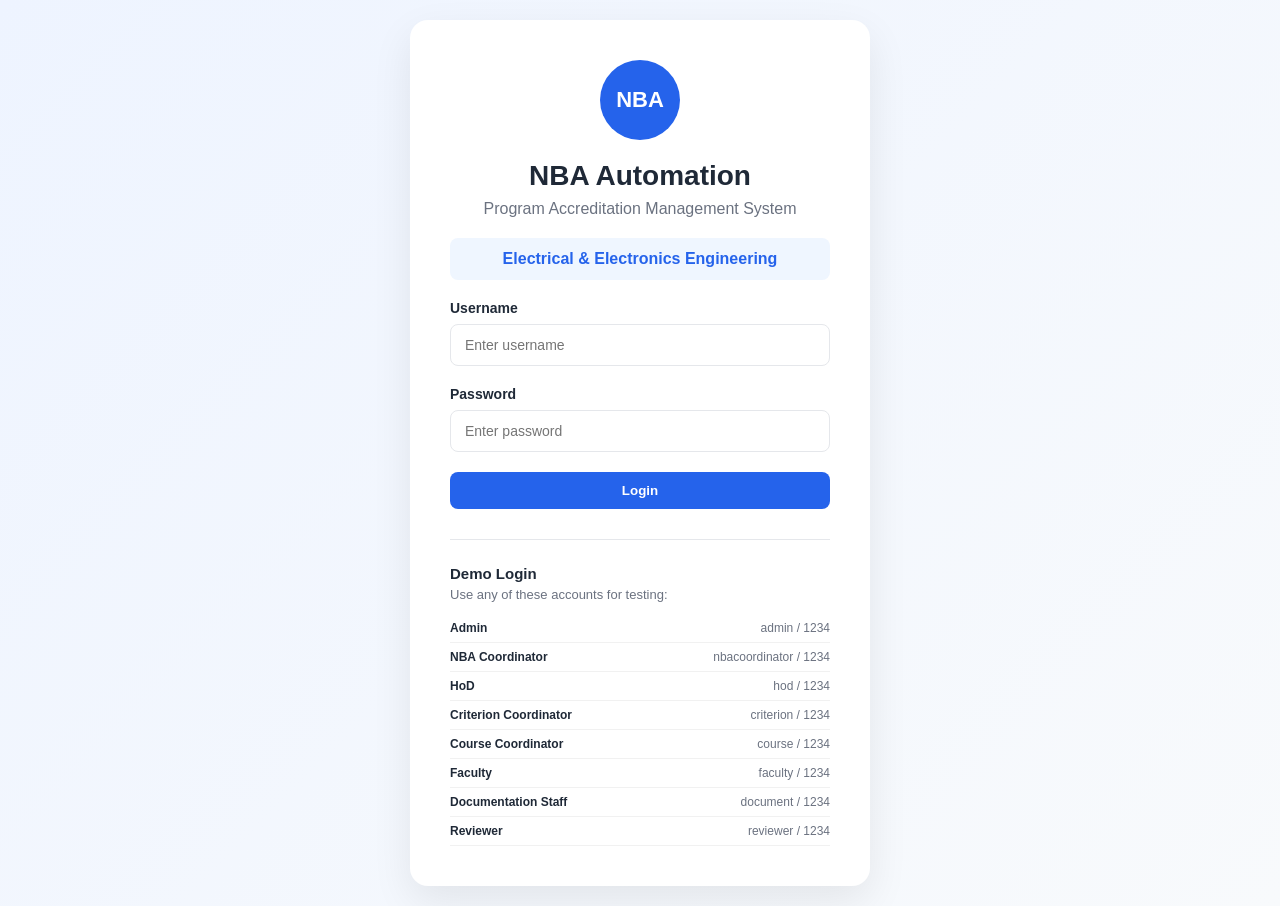
<file: index.html>
<!DOCTYPE html>
<html lang="en">
<head>
    <meta charset="UTF-8">
    <meta name="viewport" content="width=device-width, initial-scale=1.0">
    <title>NBA Automation - Login</title>
    <link rel="stylesheet" href="style.css">
</head>
<body class="login-page">
    <div class="login-container">
        <div class="login-card">
            <div class="login-logo">
                <div class="logo-circle">NBA</div>
            </div>
            <h1>NBA Automation</h1>
            <p class="login-subtitle">Program Accreditation Management System</p>
            <div class="program-name">Electrical & Electronics Engineering</div>

            <form id="loginForm">
                <div class="form-group">
                    <label for="username">Username</label>
                    <input type="text" id="username" placeholder="Enter username" required>
                </div>
                <div class="form-group">
                    <label for="password">Password</label>
                    <input type="password" id="password" placeholder="Enter password" required>
                </div>
                <div id="loginError" class="error-message"></div>
                <button type="submit" class="btn btn-primary btn-full">Login</button>
            </form>

            <div class="demo-login">
                <h3>Demo Login</h3>
                <p>Use any of these accounts for testing:</p>
                <div class="demo-account"><strong>Admin</strong><span>admin / 1234</span></div>
                <div class="demo-account"><strong>NBA Coordinator</strong><span>nbacoordinator / 1234</span></div>
                <div class="demo-account"><strong>HoD</strong><span>hod / 1234</span></div>
                <div class="demo-account"><strong>Criterion Coordinator</strong><span>criterion / 1234</span></div>
                <div class="demo-account"><strong>Course Coordinator</strong><span>course / 1234</span></div>
                <div class="demo-account"><strong>Faculty</strong><span>faculty / 1234</span></div>
                <div class="demo-account"><strong>Documentation Staff</strong><span>document / 1234</span></div>
                <div class="demo-account"><strong>Reviewer</strong><span>reviewer / 1234</span></div>
            </div>
        </div>
    </div>
    <script src="app.js"></script>
</body>
</html>
</file>
<file: style.css>
/* =========================================
   NBA AUTOMATION
   MAIN STYLESHEET
========================================= */

* {
  box-sizing: border-box;
  margin: 0;
  padding: 0;
}

:root {
  --primary: #2563eb;
  --primary-dark: #1d4ed8;
  --background: #f5f7fb;
  --sidebar: #111827;
  --text: #1f2937;
  --muted: #6b7280;
  --border: #e5e7eb;
  --white: #ffffff;
  --success: #16a34a;
  --warning: #d97706;
  --danger: #dc2626;
  --purple: #7c3aed;
}

body {
  font-family: Arial, Helvetica, sans-serif;
  background: var(--background);
  color: var(--text);
  min-height: 100vh;
}

a {
  text-decoration: none;
  color: inherit;
}

button, input, select, textarea {
  font-family: inherit;
}

/* =========================================
   LOGIN
========================================= */

.login-page {
  min-height: 100vh;
  display: flex;
  justify-content: center;
  align-items: center;
  background: linear-gradient(135deg, #eef4ff, #f8fafc);
  padding: 20px;
}

.login-container {
  width: 100%;
  max-width: 460px;
}

.login-card {
  background: var(--white);
  padding: 40px;
  border-radius: 18px;
  box-shadow: 0 15px 40px rgba(0,0,0,0.08);
}

.login-logo {
  display: flex;
  justify-content: center;
  margin-bottom: 20px;
}

.logo-circle {
  width: 80px;
  height: 80px;
  border-radius: 50%;
  display: flex;
  align-items: center;
  justify-content: center;
  background: var(--primary);
  color: white;
  font-size: 22px;
  font-weight: 800;
}

.login-card h1 {
  text-align: center;
  font-size: 28px;
}

.login-subtitle {
  text-align: center;
  color: var(--muted);
  margin-top: 8px;
}

.program-name {
  margin: 20px 0;
  padding: 12px;
  text-align: center;
  background: #eff6ff;
  color: var(--primary);
  border-radius: 8px;
  font-weight: 600;
}

/* =========================================
   FORMS
========================================= */

.form-group {
  margin-bottom: 20px;
}

.form-group label {
  display: block;
  margin-bottom: 8px;
  font-weight: 600;
  font-size: 14px;
}

.form-group input,
.form-group select,
.form-group textarea {
  width: 100%;
  border: 1px solid var(--border);
  border-radius: 8px;
  padding: 12px 14px;
  font-size: 14px;
  outline: none;
  background: white;
}

.form-group input:focus,
.form-group select:focus,
.form-group textarea:focus {
  border-color: var(--primary);
  box-shadow: 0 0 0 3px rgba(37,99,235,0.1);
}

.form-row {
  display: grid;
  grid-template-columns: 1fr 1fr;
  gap: 20px;
}

/* =========================================
   BUTTONS
========================================= */

.btn {
  border: none;
  border-radius: 8px;
  padding: 11px 18px;
  cursor: pointer;
  font-weight: 600;
  display: inline-flex;
  align-items: center;
  justify-content: center;
  gap: 8px;
  transition: 0.2s;
}

.btn-primary {
  background: var(--primary);
  color: white;
}
.btn-primary:hover {
  background: var(--primary-dark);
}

.btn-secondary {
  background: #eef2f7;
  color: #374151;
}
.btn-secondary:hover {
  background: #e5e7eb;
}

.btn-light {
  background: white;
  color: var(--primary);
}

.btn-full {
  width: 100%;
}

.btn-sm {
  padding: 6px 12px;
  font-size: 12px;
}

.logout-btn {
  width: 100%;
  padding: 12px;
  border: none;
  border-radius: 8px;
  background: #1f2937;
  color: white;
  cursor: pointer;
}
.logout-btn:hover {
  background: #374151;
}

/* =========================================
   LOGIN DEMO
========================================= */

.demo-login {
  margin-top: 30px;
  padding-top: 25px;
  border-top: 1px solid var(--border);
}

.demo-login h3 {
  font-size: 15px;
  margin-bottom: 5px;
}

.demo-login p {
  color: var(--muted);
  font-size: 13px;
  margin-bottom: 12px;
}

.demo-account {
  display: flex;
  justify-content: space-between;
  padding: 7px 0;
  font-size: 12px;
  border-bottom: 1px solid #f1f1f1;
}
.demo-account span {
  color: var(--muted);
}

/* =========================================
   APP LAYOUT
========================================= */

.app-container {
  display: flex;
  min-height: 100vh;
}

.sidebar {
  width: 260px;
  background: var(--sidebar);
  color: white;
  position: fixed;
  left: 0;
  top: 0;
  bottom: 0;
  display: flex;
  flex-direction: column;
  z-index: 100;
}

.sidebar-header {
  padding: 22px;
  display: flex;
  align-items: center;
  gap: 12px;
  border-bottom: 1px solid #374151;
}

.sidebar-logo {
  width: 45px;
  height: 45px;
  border-radius: 10px;
  background: var(--primary);
  display: flex;
  align-items: center;
  justify-content: center;
  font-weight: 800;
}

.sidebar-header h2 {
  font-size: 16px;
}
.sidebar-header small {
  color: #9ca3af;
}

.sidebar-nav {
  padding: 18px 12px;
  overflow-y: auto;
  flex: 1;
}

.nav-item {
  display: flex;
  align-items: center;
  gap: 12px;
  padding: 12px;
  margin-bottom: 5px;
  border-radius: 8px;
  color: #d1d5db;
  font-size: 14px;
}
.nav-item:hover {
  background: #1f2937;
  color: white;
}
.nav-item.active {
  background: var(--primary);
  color: white;
}

.nav-section-title {
  color: #6b7280;
  font-size: 11px;
  text-transform: uppercase;
  padding: 20px 12px 8px;
}

.sidebar-bottom {
  margin-top: auto;
  padding: 15px;
}

/* =========================================
   MAIN CONTENT
========================================= */

.main-content {
  margin-left: 260px;
  width: calc(100% - 260px);
  min-height: 100vh;
}

.topbar {
  height: 75px;
  background: white;
  border-bottom: 1px solid var(--border);
  display: flex;
  align-items: center;
  justify-content: space-between;
  padding: 0 30px;
}

.topbar h1 {
  font-size: 22px;
}
.topbar p {
  color: var(--muted);
  font-size: 13px;
  margin-top: 3px;
}

.user-area {
  display: flex;
  align-items: center;
  gap: 18px;
}

.user-profile {
  display: flex;
  align-items: center;
  gap: 10px;
}
.user-profile small,
.user-area small {
  display: block;
  color: var(--muted);
  margin-top: 3px;
  font-size: 11px;
}

.user-avatar {
  width: 40px;
  height: 40px;
  border-radius: 50%;
  background: var(--primary);
  color: white;
  display: flex;
  align-items: center;
  justify-content: center;
  font-weight: 700;
}

.notification-icon {
  position: relative;
  font-size: 20px;
}
.notification-icon span {
  position: absolute;
  top: -6px;
  right: -7px;
  background: var(--danger);
  color: white;
  font-size: 9px;
  width: 16px;
  height: 16px;
  display: flex;
  align-items: center;
  justify-content: center;
  border-radius: 50%;
}

.mobile-menu-btn {
  display: none;
  border: none;
  background: none;
  font-size: 24px;
}

/* =========================================
   CONTENT
========================================= */

#dashboardSection,
#tasksSection,
#documentsSection,
#criteriaSection,
#notificationsSection,
#docManagementSection,
.upload-page {
  padding: 30px;
}

.welcome-card {
  background: linear-gradient(135deg, #2563eb, #4f46e5);
  color: white;
  border-radius: 15px;
  padding: 25px 30px;
  display: flex;
  justify-content: space-between;
  align-items: center;
  margin-bottom: 25px;
}

.welcome-card h2 {
  font-size: 23px;
  margin-bottom: 8px;
}
.welcome-card p {
  opacity: 0.85;
  font-size: 14px;
}

/* =========================================
   STAT CARDS
========================================= */

.stats-grid {
  display: grid;
  grid-template-columns: repeat(4, 1fr);
  gap: 18px;
  margin-bottom: 25px;
}

.stat-card {
  background: white;
  border: 1px solid var(--border);
  border-radius: 12px;
  padding: 20px;
  display: flex;
  align-items: center;
  gap: 15px;
}

.stat-icon {
  width: 48px;
  height: 48px;
  border-radius: 10px;
  display: flex;
  align-items: center;
  justify-content: center;
  font-size: 21px;
}
.stat-icon.blue { background: #dbeafe; }
.stat-icon.green { background: #dcfce7; }
.stat-icon.orange { background: #ffedd5; }
.stat-icon.purple { background: #ede9fe; }

.stat-card span {
  display: block;
  font-size: 12px;
  color: var(--muted);
}
.stat-card strong {
  display: block;
  font-size: 24px;
  margin-top: 4px;
}

/* =========================================
   SECTION CARDS
========================================= */

.section-card {
  background: white;
  border: 1px solid var(--border);
  border-radius: 12px;
  padding: 22px;
  margin-bottom: 22px;
}

.section-header {
  display: flex;
  align-items: center;
  justify-content: space-between;
  margin-bottom: 20px;
}
.section-header h2 {
  font-size: 18px;
}
.section-header p {
  color: var(--muted);
  font-size: 13px;
  margin-top: 4px;
}

/* =========================================
   BADGES
========================================= */

.badge {
  display: inline-block;
  padding: 5px 10px;
  border-radius: 20px;
  font-size: 11px;
  font-weight: 600;
}
.badge-blue { background: #dbeafe; color: #1d4ed8; }
.badge-green { background: #dcfce7; color: #166534; }
.badge-orange { background: #ffedd5; color: #9a3412; }
.badge-red { background: #fee2e2; color: #991b1b; }
.badge-gray { background: #f3f4f6; color: #4b5563; }

/* =========================================
   CRITERIA
========================================= */

.criteria-grid {
  display: grid;
  grid-template-columns: repeat(3, 1fr);
  gap: 15px;
}

.criteria-card {
  border: 1px solid var(--border);
  border-radius: 10px;
  padding: 15px;
}
.criteria-card-header {
  display: flex;
  justify-content: space-between;
  margin-bottom: 12px;
}
.criteria-card h3 {
  font-size: 14px;
}

.progress {
  height: 8px;
  background: #e5e7eb;
  border-radius: 10px;
  overflow: hidden;
}
.progress-bar {
  height: 100%;
  background: var(--primary);
  border-radius: 10px;
}

/* =========================================
   TABLE
========================================= */

.table-container {
  width: 100%;
  overflow-x: auto;
}

table {
  width: 100%;
  border-collapse: collapse;
  font-size: 13px;
}
th {
  text-align: left;
  background: #f8fafc;
  color: #4b5563;
  padding: 12px;
  border-bottom: 1px solid var(--border);
  font-size: 12px;
}
td {
  padding: 13px 12px;
  border-bottom: 1px solid var(--border);
}
tr:hover td {
  background: #fafafa;
}

/* =========================================
   UPLOAD
========================================= */

.upload-page {
  max-width: 1000px;
}

.file-upload-area {
  border: 2px dashed #cbd5e1;
  border-radius: 12px;
  padding: 35px;
  text-align: center;
  background: #f8fafc;
}
.file-upload-area:hover {
  border-color: var(--primary);
  background: #eff6ff;
}
.upload-icon {
  font-size: 40px;
  margin-bottom: 10px;
}
.file-upload-area h3 {
  margin-bottom: 5px;
}
.file-upload-area p {
  color: var(--muted);
  font-size: 13px;
  margin-bottom: 18px;
}
.file-upload-area input[type="file"] {
  display: none;
}

.selected-file {
  margin-top: 15px;
  color: var(--primary);
  font-size: 13px;
  font-weight: 600;
}

.form-actions {
  display: flex;
  justify-content: flex-end;
  gap: 10px;
  margin-top: 25px;
}

.upload-info li {
  margin: 10px 0 0 20px;
  color: #4b5563;
  font-size: 14px;
}

.upload-status {
  display: none;
  padding: 12px;
  border-radius: 8px;
  margin-top: 15px;
  font-size: 13px;
}
.upload-status.success {
  display: block;
  background: #dcfce7;
  color: #166534;
}
.upload-status.error {
  display: block;
  background: #fee2e2;
  color: #991b1b;
}

/* =========================================
   DOCUMENT LIST
========================================= */

.document-item {
  display: flex;
  justify-content: space-between;
  align-items: center;
  padding: 15px;
  border-bottom: 1px solid var(--border);
}
.document-item:last-child {
  border-bottom: none;
}
.document-info {
  display: flex;
  align-items: center;
  gap: 12px;
}
.document-icon {
  width: 40px;
  height: 40px;
  border-radius: 8px;
  background: #eff6ff;
  display: flex;
  align-items: center;
  justify-content: center;
}

/* =========================================
   NOTIFICATIONS
========================================= */

.notification {
  display: flex;
  gap: 15px;
  padding: 15px;
  border-bottom: 1px solid var(--border);
}
.notification > span {
  font-size: 22px;
}
.notification strong {
  font-size: 14px;
}
.notification p {
  color: var(--muted);
  font-size: 12px;
  margin-top: 4px;
}

/* =========================================
   ERROR
========================================= */

.error-message {
  color: var(--danger);
  font-size: 13px;
  margin-bottom: 12px;
  display: none;
}

/* =========================================
   HIDDEN
========================================= */

.hidden {
  display: none !important;
}

/* =========================================
   RESPONSIVE
========================================= */

@media (max-width: 1000px) {
  .stats-grid { grid-template-columns: repeat(2, 1fr); }
  .criteria-grid { grid-template-columns: repeat(2, 1fr); }
}

@media (max-width: 768px) {
  .sidebar {
    transform: translateX(-100%);
    transition: 0.3s;
  }
  .sidebar.open {
    transform: translateX(0);
  }
  .main-content {
    margin-left: 0;
    width: 100%;
  }
  .mobile-menu-btn {
    display: block;
  }
  .topbar {
    padding: 0 15px;
  }
  .topbar h1 {
    font-size: 18px;
  }
  .user-profile div:not(.user-avatar) {
    display: none;
  }
  #dashboardSection,
  #tasksSection,
  #documentsSection,
  #criteriaSection,
  #notificationsSection,
  #docManagementSection,
  .upload-page {
    padding: 15px;
  }
  .welcome-card {
    flex-direction: column;
    align-items: flex-start;
    gap: 20px;
  }
  .stats-grid {
    grid-template-columns: 1fr 1fr;
  }
  .criteria-grid {
    grid-template-columns: 1fr;
  }
  .form-row {
    grid-template-columns: 1fr;
    gap: 0;
  }
}

@media (max-width: 500px) {
  .login-card {
    padding: 25px;
  }
  .stats-grid {
    grid-template-columns: 1fr;
  }
  .user-area {
    gap: 5px;
  }
  .notification-icon {
    display: none;
  }
  .section-card {
    padding: 15px;
  }
}
</file>
